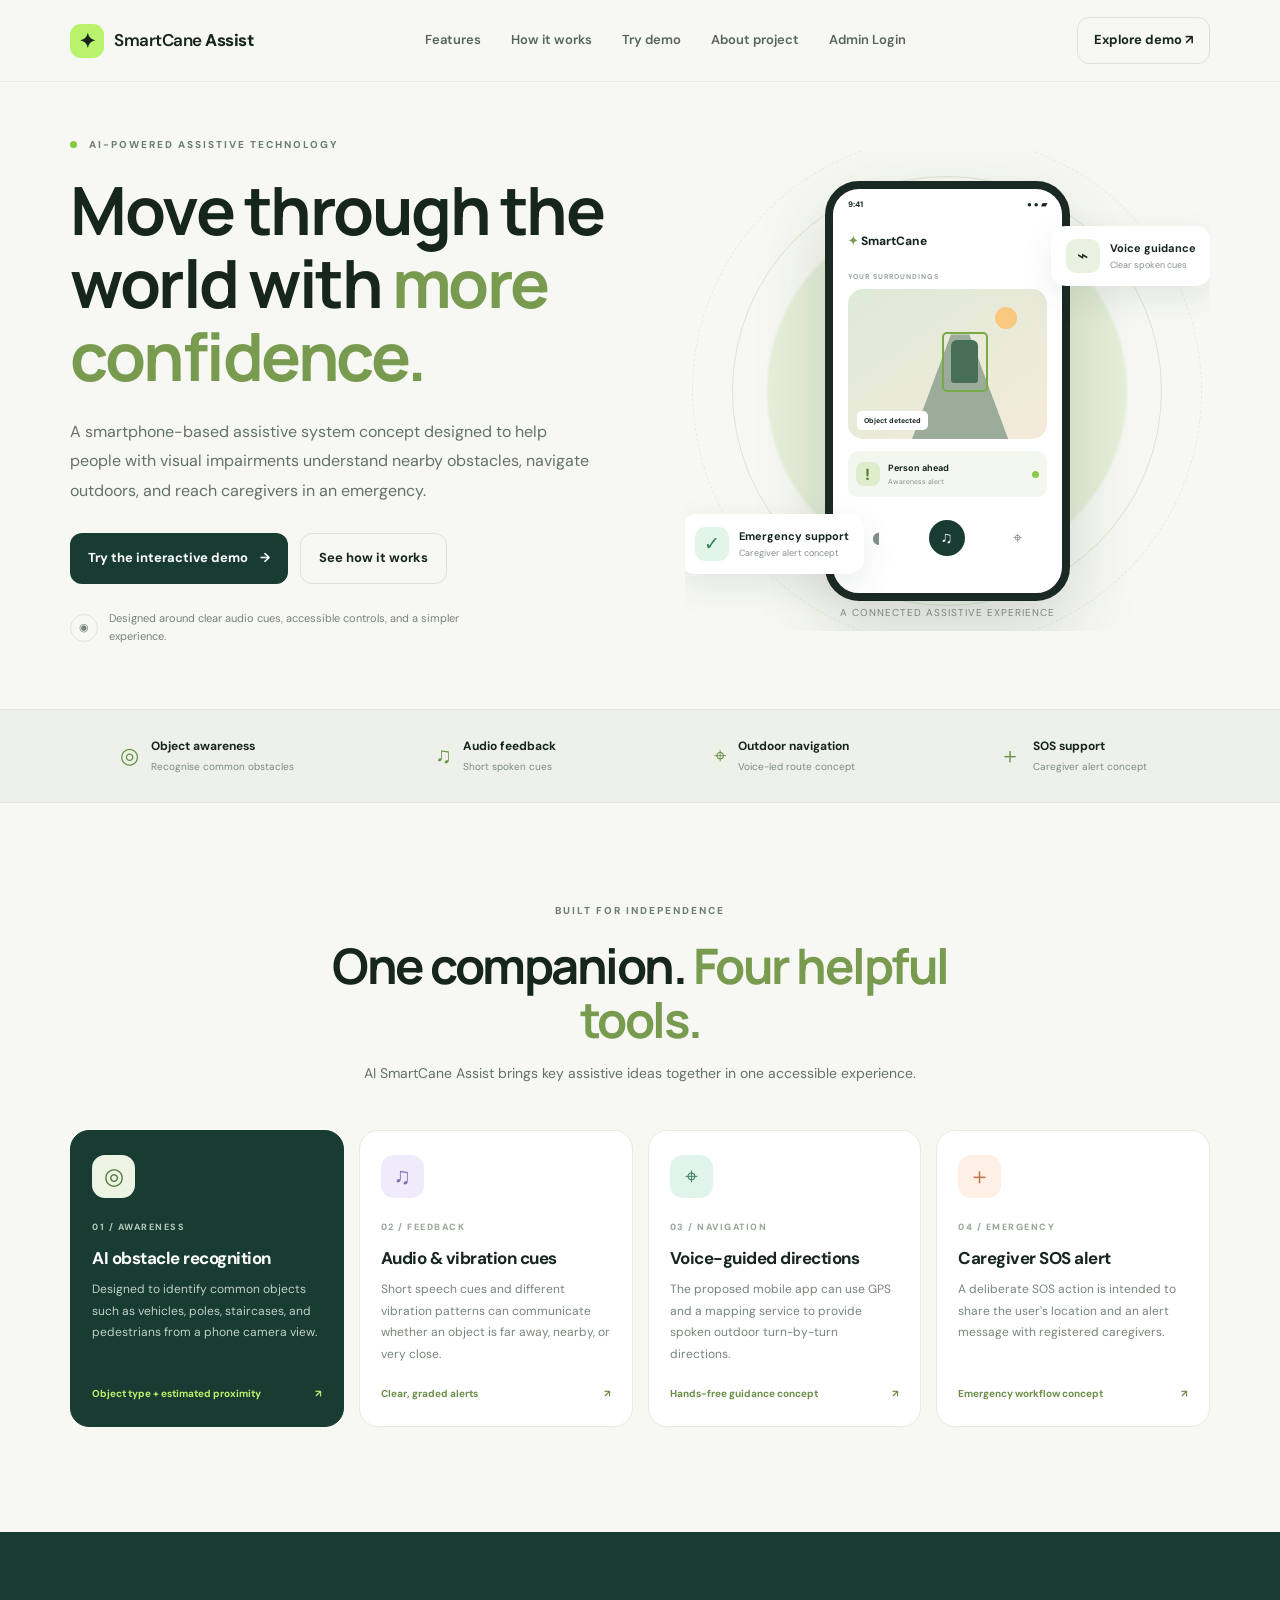
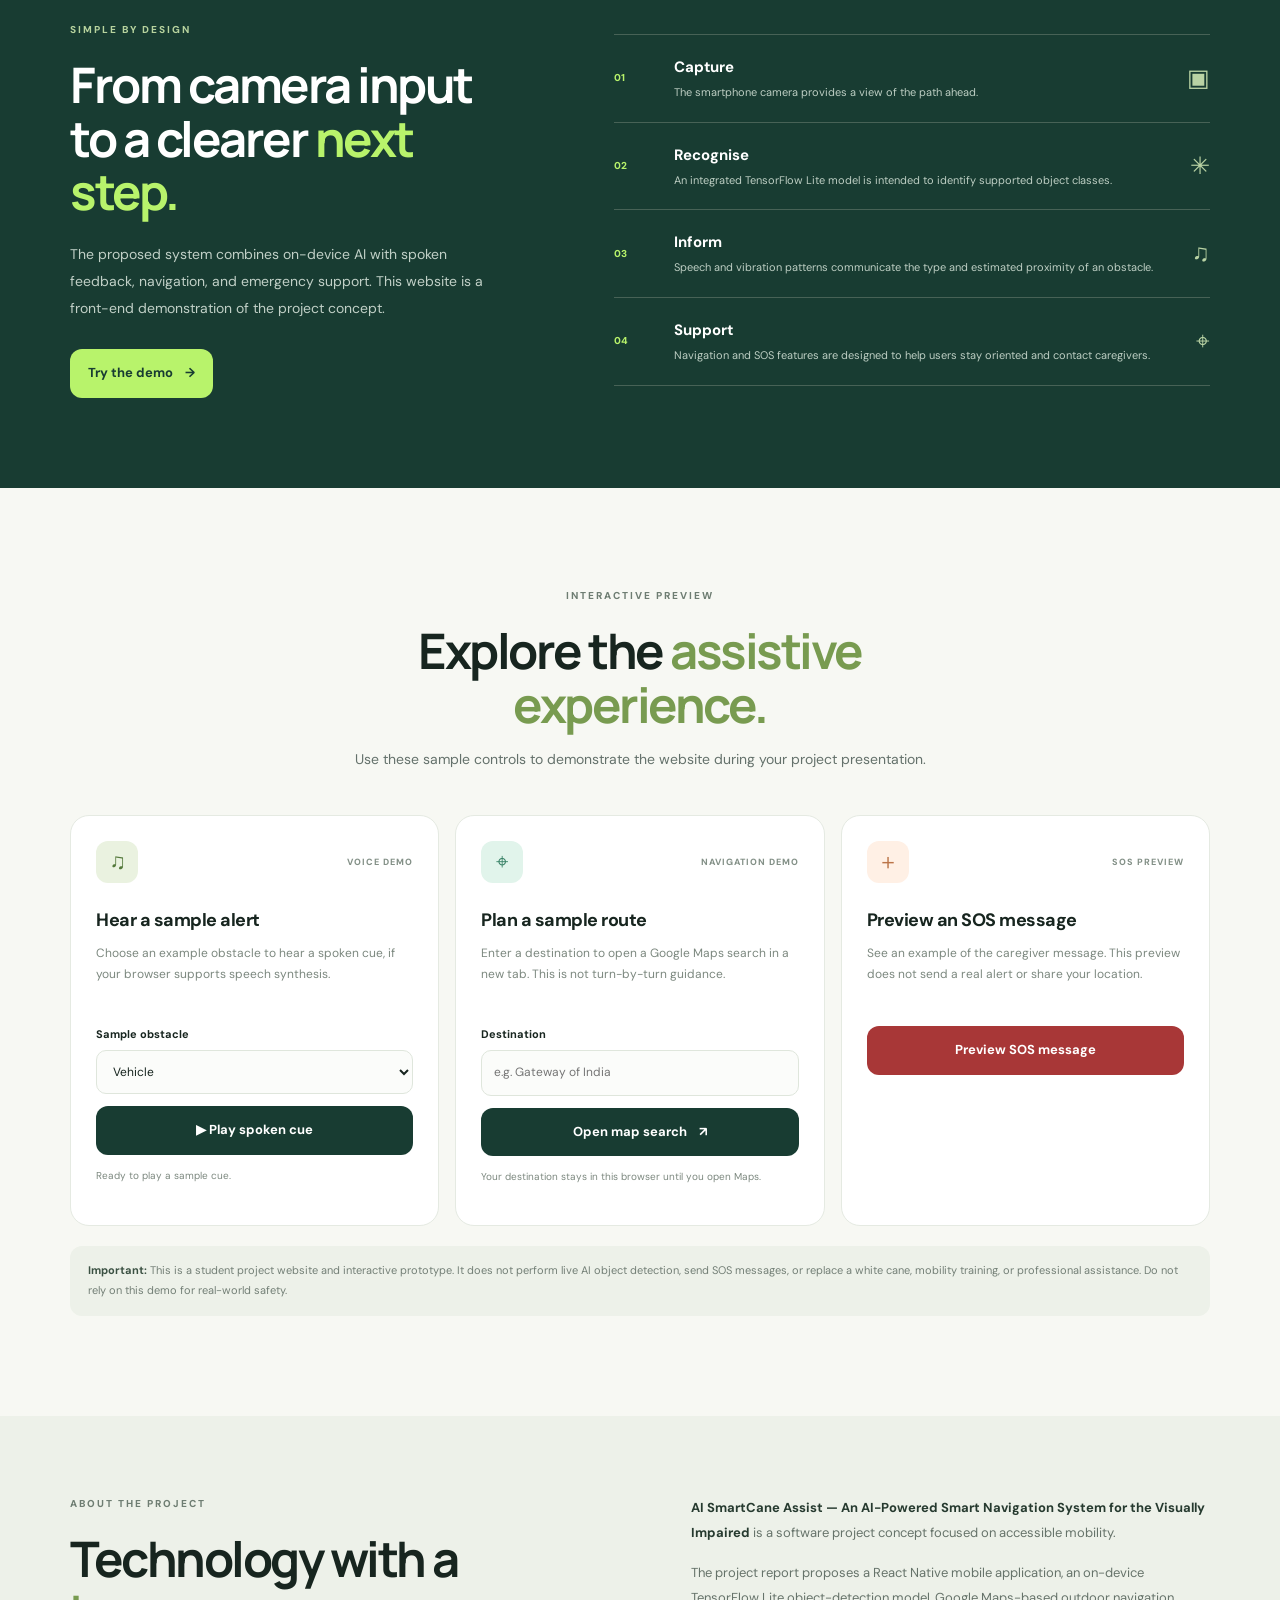
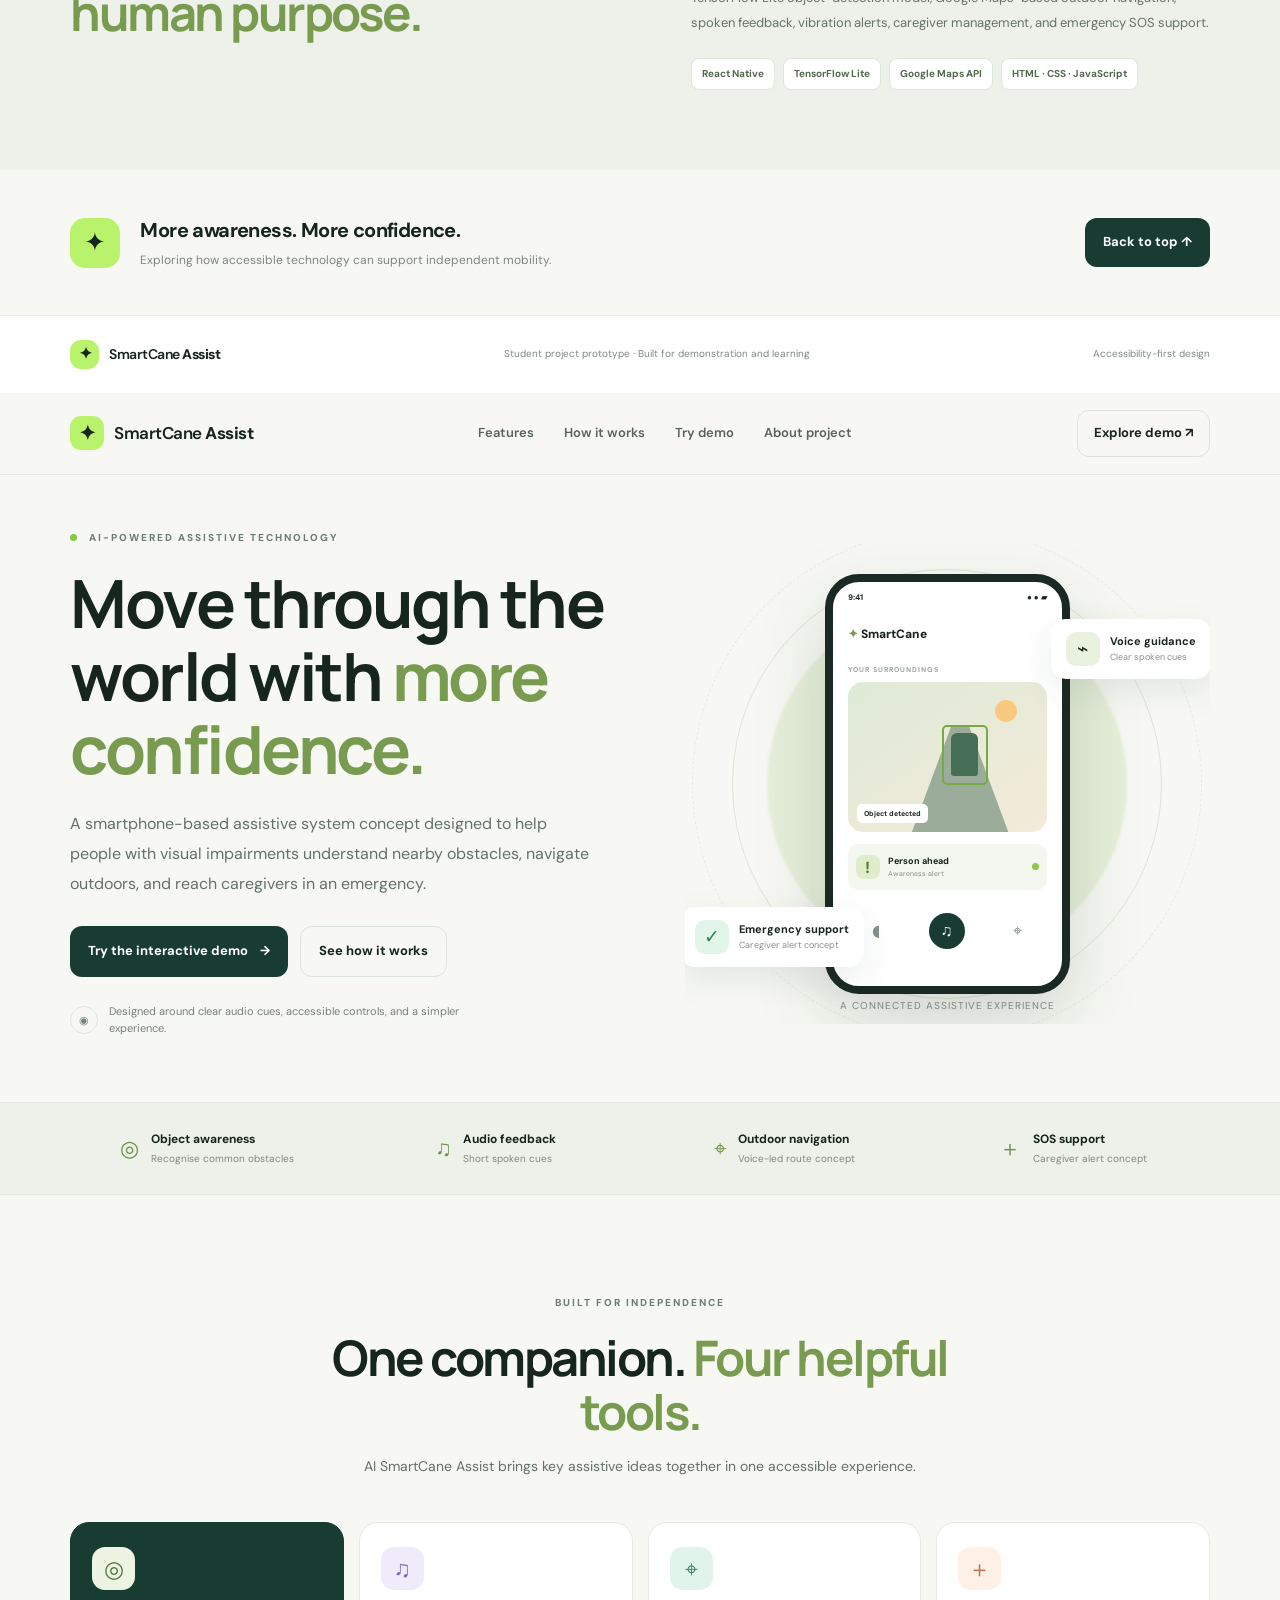
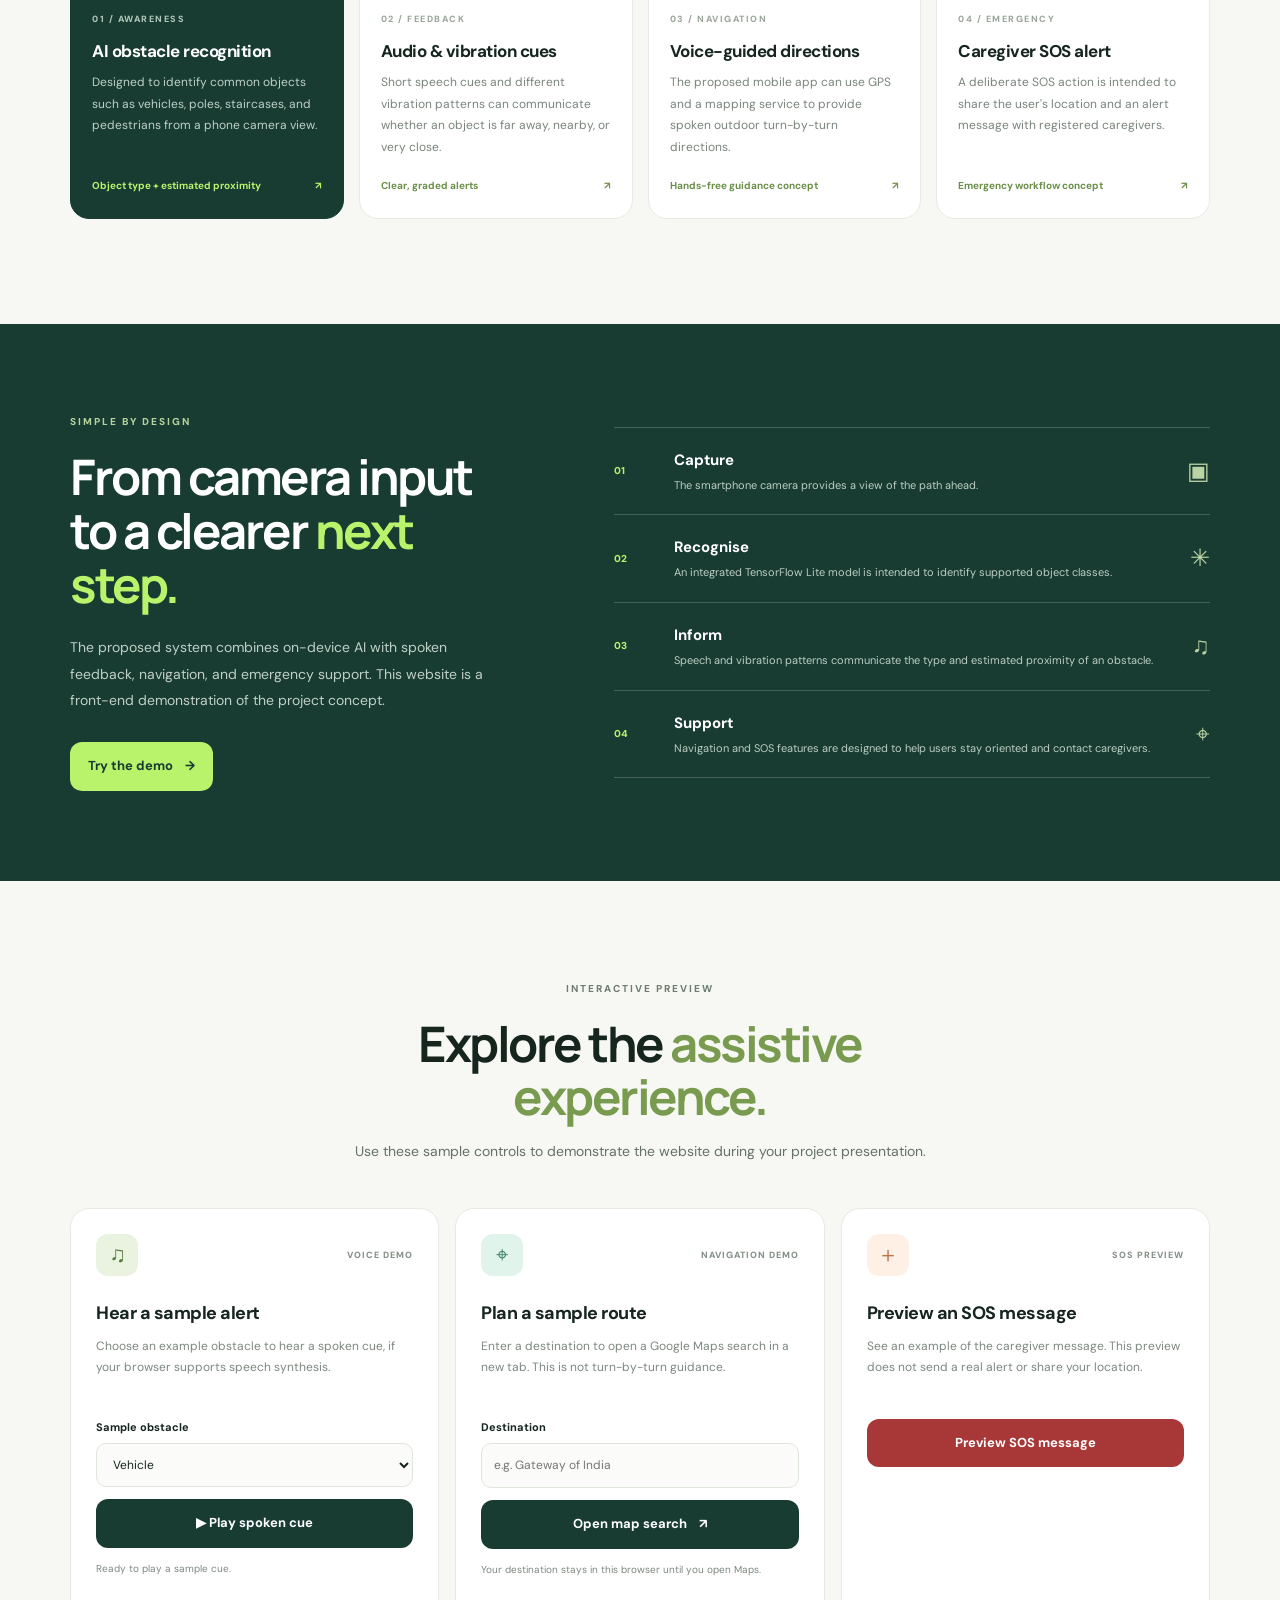
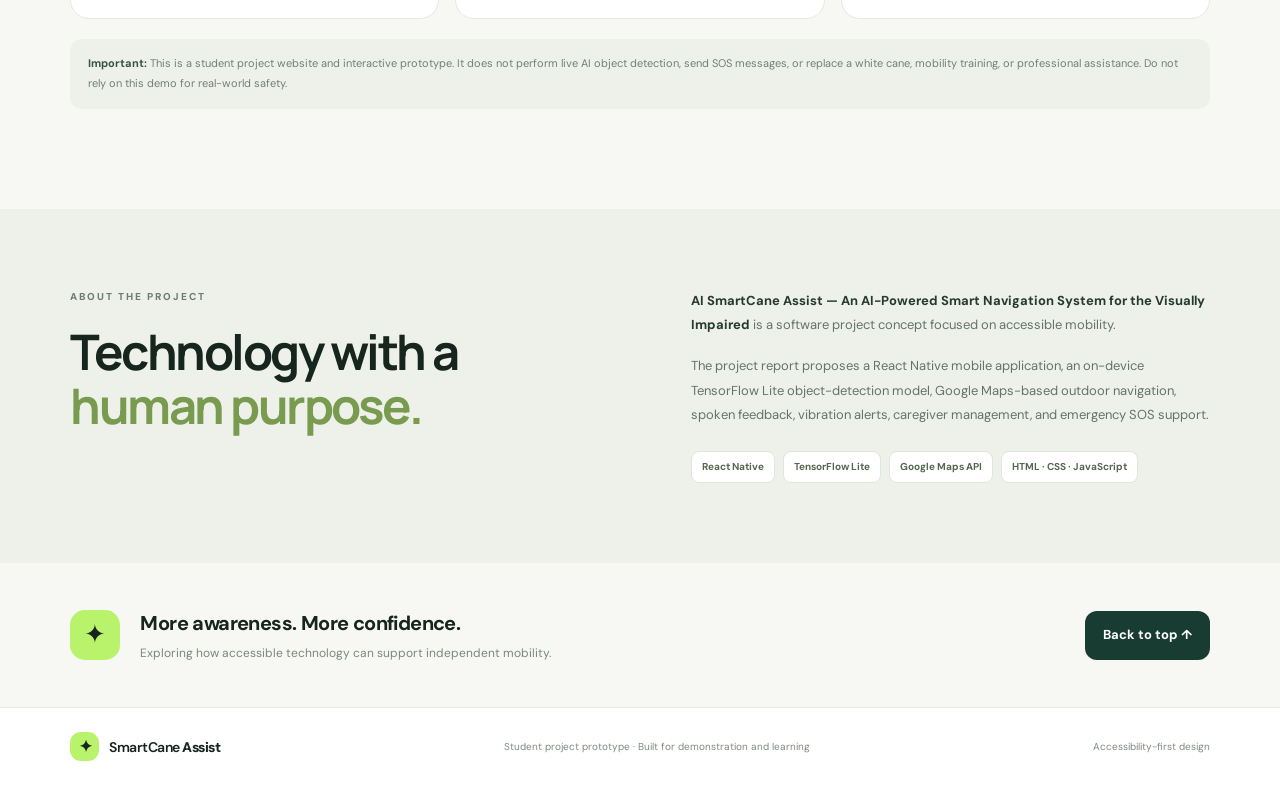
<file: AI_SmartCane_Assist_Website_Code (1)/index.html>
<!DOCTYPE html><!DOCTYPE html>
<html lang="en">
<head>
  <meta charset="UTF-8">
  <meta name="viewport" content="width=device-width, initial-scale=1.0">
  <meta name="description" content="AI SmartCane Assist — an accessible navigation concept for people with visual impairments.">
  <title>AI SmartCane Assist | Move with confidence</title>
  <link rel="stylesheet" href="style.css">
  <script src="script.js" defer></script> 
</head>
<body>
  <a class="skip-link" href="#main">Skip to main content</a>
  <header class="site-header">
    <a class="brand" href="#home" aria-label="AI SmartCane Assist home">
      <span class="brand-mark" aria-hidden="true">✦</span>
      <span>SmartCane <b>Assist</b></span>
    </a>
    <button class="menu-toggle" id="menuToggle" aria-expanded="false" aria-controls="siteNav">Menu</button>
    <nav id="siteNav" aria-label="Main navigation">
      <a href="#features">Features</a>
      <a href="#how-it-works">How it works</a>
      <a href="#demo">Try demo</a>
      <a href="#about">About project</a>
      <a href="admin-login.html">Admin Login</a>
    </nav>
    <a class="header-cta" href="#demo">Explore demo <span aria-hidden="true">↗</span></a>
  </header>

  <main id="main">
    <section class="hero section-wrap" id="home">
      <div class="hero-copy">
        <p class="eyebrow"><span class="status-dot"></span> AI-POWERED ASSISTIVE TECHNOLOGY</p>
        <h1>Move through the world with <span>more confidence.</span></h1>
        <p class="hero-lead">A smartphone-based assistive system concept designed to help people with visual impairments understand nearby obstacles, navigate outdoors, and reach caregivers in an emergency.</p>
        <div class="hero-actions">
          <a class="button button-primary" href="#demo">Try the interactive demo <span aria-hidden="true">→</span></a>
          <a class="button button-quiet" href="#how-it-works">See how it works</a>
        </div>
        <div class="hero-note"><span class="note-icon" aria-hidden="true">◉</span><p>Designed around clear audio cues, accessible controls, and a simpler experience.</p></div>
      </div>
      <div class="hero-visual" aria-label="Illustration of a phone displaying an assistive navigation interface">
        <div class="visual-glow"></div>
        <div class="orbit orbit-one"></div><div class="orbit orbit-two"></div>
        <div class="phone">
          <div class="phone-top"><span>9:41</span><span aria-hidden="true">● ● ▰</span></div>
          <div class="phone-content">
            <div class="mini-brand"><span>✦</span> SmartCane</div>
            <p class="small-muted">YOUR SURROUNDINGS</p>
            <div class="scan-card">
              <div class="scan-sun"></div><div class="scan-road"></div>
              <div class="scan-object"></div><div class="scan-frame"></div>
              <span class="scan-label">Object detected</span>
            </div>
            <div class="phone-alert"><span class="alert-symbol">!</span><div><b>Person ahead</b><small>Awareness alert</small></div><span class="pulse"></span></div>
            <div class="phone-controls"><span>◖</span><span class="voice-circle">♫</span><span>⌖</span></div>
          </div>
        </div>
        <div class="float-card float-top"><span class="float-icon">⌁</span><div><b>Voice guidance</b><small>Clear spoken cues</small></div></div>
        <div class="float-card float-bottom"><span class="float-icon safe">✓</span><div><b>Emergency support</b><small>Caregiver alert concept</small></div></div>
        <div class="hero-caption">A connected assistive experience</div>
      </div>
    </section>

    <section class="trust-strip" aria-label="Project capabilities">
      <div><span class="strip-icon">◎</span><span><b>Object awareness</b><small>Recognise common obstacles</small></span></div>
      <div><span class="strip-icon">♫</span><span><b>Audio feedback</b><small>Short spoken cues</small></span></div>
      <div><span class="strip-icon">⌖</span><span><b>Outdoor navigation</b><small>Voice-led route concept</small></span></div>
      <div><span class="strip-icon">＋</span><span><b>SOS support</b><small>Caregiver alert concept</small></span></div>
    </section>

    <section class="section section-wrap" id="features">
      <div class="section-heading">
        <p class="eyebrow">BUILT FOR INDEPENDENCE</p>
        <h2>One companion. <span>Four helpful tools.</span></h2>
        <p>AI SmartCane Assist brings key assistive ideas together in one accessible experience.</p>
      </div>
      <div class="feature-grid">
        <article class="feature-card feature-dark">
          <div class="feature-icon">◎</div><span class="card-number">01 / AWARENESS</span>
          <h3>AI obstacle recognition</h3>
          <p>Designed to identify common objects such as vehicles, poles, staircases, and pedestrians from a phone camera view.</p>
          <span class="card-link">Object type + estimated proximity <span aria-hidden="true">↗</span></span>
        </article>
        <article class="feature-card">
          <div class="feature-icon lavender">♫</div><span class="card-number">02 / FEEDBACK</span>
          <h3>Audio & vibration cues</h3>
          <p>Short speech cues and different vibration patterns can communicate whether an object is far away, nearby, or very close.</p>
          <span class="card-link">Clear, graded alerts <span aria-hidden="true">↗</span></span>
        </article>
        <article class="feature-card">
          <div class="feature-icon mint">⌖</div><span class="card-number">03 / NAVIGATION</span>
          <h3>Voice-guided directions</h3>
          <p>The proposed mobile app can use GPS and a mapping service to provide spoken outdoor turn-by-turn directions.</p>
          <span class="card-link">Hands-free guidance concept <span aria-hidden="true">↗</span></span>
        </article>
        <article class="feature-card">
          <div class="feature-icon peach">＋</div><span class="card-number">04 / EMERGENCY</span>
          <h3>Caregiver SOS alert</h3>
          <p>A deliberate SOS action is intended to share the user's location and an alert message with registered caregivers.</p>
          <span class="card-link">Emergency workflow concept <span aria-hidden="true">↗</span></span>
        </article>
      </div>
    </section>

    <section class="how-section" id="how-it-works">
      <div class="section-wrap how-layout">
        <div class="how-copy">
          <p class="eyebrow">SIMPLE BY DESIGN</p>
          <h2>From camera input to a clearer <span>next step.</span></h2>
          <p>The proposed system combines on-device AI with spoken feedback, navigation, and emergency support. This website is a front-end demonstration of the project concept.</p>
          <a class="button button-light" href="#demo">Try the demo <span aria-hidden="true">→</span></a>
        </div>
        <div class="steps">
          <div class="step"><span class="step-num">01</span><div><h3>Capture</h3><p>The smartphone camera provides a view of the path ahead.</p></div><span class="step-symbol">▣</span></div>
          <div class="step"><span class="step-num">02</span><div><h3>Recognise</h3><p>An integrated TensorFlow Lite model is intended to identify supported object classes.</p></div><span class="step-symbol">✳</span></div>
          <div class="step"><span class="step-num">03</span><div><h3>Inform</h3><p>Speech and vibration patterns communicate the type and estimated proximity of an obstacle.</p></div><span class="step-symbol">♫</span></div>
          <div class="step"><span class="step-num">04</span><div><h3>Support</h3><p>Navigation and SOS features are designed to help users stay oriented and contact caregivers.</p></div><span class="step-symbol">⌖</span></div>
        </div>
      </div>
    </section>

    <section class="section section-wrap demo-section" id="demo">
      <div class="section-heading">
        <p class="eyebrow">INTERACTIVE PREVIEW</p>
        <h2>Explore the <span>assistive experience.</span></h2>
        <p>Use these sample controls to demonstrate the website during your project presentation.</p>
      </div>
      <div class="demo-grid">
        <article class="demo-card">
          <div class="demo-card-top"><span class="demo-icon">♫</span><span class="demo-tag">VOICE DEMO</span></div>
          <h3>Hear a sample alert</h3>
          <p>Choose an example obstacle to hear a spoken cue, if your browser supports speech synthesis.</p>
          <label for="obstacleSelect">Sample obstacle</label>
          <select id="obstacleSelect">
            <option value="Vehicle ahead. Please take care.">Vehicle</option>
            <option value="Stairs ahead. Please proceed carefully.">Staircase</option>
            <option value="Pole ahead. Please take care.">Pole</option>
            <option value="Person ahead. Please take care.">Pedestrian</option>
            <option value="Ground hazard ahead. Please proceed carefully.">Ground hazard</option>
          </select>
          <button class="button button-primary full-button" id="speakButton">▶ Play spoken cue</button>
          <p class="demo-feedback" id="speechStatus" role="status" aria-live="polite">Ready to play a sample cue.</p>
        </article>
        <article class="demo-card">
          <div class="demo-card-top"><span class="demo-icon mint">⌖</span><span class="demo-tag">NAVIGATION DEMO</span></div>
          <h3>Plan a sample route</h3>
          <p>Enter a destination to open a Google Maps search in a new tab. This is not turn-by-turn guidance.</p>
          <label for="destinationInput">Destination</label>
          <input id="destinationInput" type="text" placeholder="e.g. Gateway of India" autocomplete="street-address">
          <button class="button button-primary full-button" id="routeButton">Open map search <span aria-hidden="true">↗</span></button>
          <p class="demo-feedback" id="routeStatus" role="status" aria-live="polite">Your destination stays in this browser until you open Maps.</p>
        </article>
        <article class="demo-card sos-card">
          <div class="demo-card-top"><span class="demo-icon peach">＋</span><span class="demo-tag">SOS PREVIEW</span></div>
          <h3>Preview an SOS message</h3>
          <p>See an example of the caregiver message. This preview does not send a real alert or share your location.</p>
          <button class="button button-danger full-button" id="sosButton">Preview SOS message</button>
          <div class="sos-preview" id="sosPreview" hidden role="status" aria-live="polite">
            <b>Example caregiver alert</b>
            <p>I may need assistance. Please contact me. My location can be shared through the actual mobile app when configured.</p>
          </div>
        </article>
      </div>
      <p class="safety-note"><strong>Important:</strong> This is a student project website and interactive prototype. It does not perform live AI object detection, send SOS messages, or replace a white cane, mobility training, or professional assistance. Do not rely on this demo for real-world safety.</p>
    </section>

    <section class="about-section" id="about">
      <div class="section-wrap about-layout">
        <div>
          <p class="eyebrow">ABOUT THE PROJECT</p>
          <h2>Technology with a <span>human purpose.</span></h2>
        </div>
        <div class="about-copy">
          <p><strong>AI SmartCane Assist — An AI-Powered Smart Navigation System for the Visually Impaired</strong> is a software project concept focused on accessible mobility.</p>
          <p>The project report proposes a React Native mobile application, an on-device TensorFlow Lite object-detection model, Google Maps-based outdoor navigation, spoken feedback, vibration alerts, caregiver management, and emergency SOS support.</p>
          <div class="tech-list"><span>React Native</span><span>TensorFlow Lite</span><span>Google Maps API</span><span>HTML · CSS · JavaScript</span></div>
        </div>
      </div>
    </section>

    <section class="closing section-wrap">
      <div class="closing-mark" aria-hidden="true">✦</div>
      <div><h2>More awareness. More confidence.</h2><p>Exploring how accessible technology can support independent mobility.</p></div>
      <a class="button button-primary" href="#home">Back to top ↑</a>
    </section>
  </main>

  <footer class="site-footer">
    <a class="brand footer-brand" href="#home"><span class="brand-mark">✦</span><span>SmartCane <b>Assist</b></span></a>
    <p>Student project prototype · Built for demonstration and learning</p>
    <a href="#main">Accessibility-first design</a>
  </footer>
</body>
</html>
<html lang="en">
<head>
  <meta charset="UTF-8">
  <meta name="viewport" content="width=device-width, initial-scale=1.0">
  <meta name="description" content="AI SmartCane Assist — an accessible navigation concept for people with visual impairments.">
  <title>AI SmartCane Assist | Move with confidence</title>
  <link rel="stylesheet" href="style.css">
  <script src="script.js" defer></script>
</head>
<body>
  <a class="skip-link" href="#main">Skip to main content</a>
  <header class="site-header">
    <a class="brand" href="#home" aria-label="AI SmartCane Assist home">
      <span class="brand-mark" aria-hidden="true">✦</span>
      <span>SmartCane <b>Assist</b></span>
    </a>
    <button class="menu-toggle" id="menuToggle" aria-expanded="false" aria-controls="siteNav">Menu</button>
    <nav id="siteNav" aria-label="Main navigation">
      <a href="#features">Features</a>
      <a href="#how-it-works">How it works</a>
      <a href="#demo">Try demo</a>
      <a href="#about">About project</a>
    </nav>
    <a class="header-cta" href="#demo">Explore demo <span aria-hidden="true">↗</span></a>
  </header>

  <main id="main">
    <section class="hero section-wrap" id="home">
      <div class="hero-copy">
        <p class="eyebrow"><span class="status-dot"></span> AI-POWERED ASSISTIVE TECHNOLOGY</p>
        <h1>Move through the world with <span>more confidence.</span></h1>
        <p class="hero-lead">A smartphone-based assistive system concept designed to help people with visual impairments understand nearby obstacles, navigate outdoors, and reach caregivers in an emergency.</p>
        <div class="hero-actions">
          <a class="button button-primary" href="#demo">Try the interactive demo <span aria-hidden="true">→</span></a>
          <a class="button button-quiet" href="#how-it-works">See how it works</a>
        </div>
        <div class="hero-note"><span class="note-icon" aria-hidden="true">◉</span><p>Designed around clear audio cues, accessible controls, and a simpler experience.</p></div>
      </div>
      <div class="hero-visual" aria-label="Illustration of a phone displaying an assistive navigation interface">
        <div class="visual-glow"></div>
        <div class="orbit orbit-one"></div><div class="orbit orbit-two"></div>
        <div class="phone">
          <div class="phone-top"><span>9:41</span><span aria-hidden="true">● ● ▰</span></div>
          <div class="phone-content">
            <div class="mini-brand"><span>✦</span> SmartCane</div>
            <p class="small-muted">YOUR SURROUNDINGS</p>
            <div class="scan-card">
              <div class="scan-sun"></div><div class="scan-road"></div>
              <div class="scan-object"></div><div class="scan-frame"></div>
              <span class="scan-label">Object detected</span>
            </div>
            <div class="phone-alert"><span class="alert-symbol">!</span><div><b>Person ahead</b><small>Awareness alert</small></div><span class="pulse"></span></div>
            <div class="phone-controls"><span>◖</span><span class="voice-circle">♫</span><span>⌖</span></div>
          </div>
        </div>
        <div class="float-card float-top"><span class="float-icon">⌁</span><div><b>Voice guidance</b><small>Clear spoken cues</small></div></div>
        <div class="float-card float-bottom"><span class="float-icon safe">✓</span><div><b>Emergency support</b><small>Caregiver alert concept</small></div></div>
        <div class="hero-caption">A connected assistive experience</div>
      </div>
    </section>

    <section class="trust-strip" aria-label="Project capabilities">
      <div><span class="strip-icon">◎</span><span><b>Object awareness</b><small>Recognise common obstacles</small></span></div>
      <div><span class="strip-icon">♫</span><span><b>Audio feedback</b><small>Short spoken cues</small></span></div>
      <div><span class="strip-icon">⌖</span><span><b>Outdoor navigation</b><small>Voice-led route concept</small></span></div>
      <div><span class="strip-icon">＋</span><span><b>SOS support</b><small>Caregiver alert concept</small></span></div>
    </section>

    <section class="section section-wrap" id="features">
      <div class="section-heading">
        <p class="eyebrow">BUILT FOR INDEPENDENCE</p>
        <h2>One companion. <span>Four helpful tools.</span></h2>
        <p>AI SmartCane Assist brings key assistive ideas together in one accessible experience.</p>
      </div>
      <div class="feature-grid">
        <article class="feature-card feature-dark">
          <div class="feature-icon">◎</div><span class="card-number">01 / AWARENESS</span>
          <h3>AI obstacle recognition</h3>
          <p>Designed to identify common objects such as vehicles, poles, staircases, and pedestrians from a phone camera view.</p>
          <span class="card-link">Object type + estimated proximity <span aria-hidden="true">↗</span></span>
        </article>
        <article class="feature-card">
          <div class="feature-icon lavender">♫</div><span class="card-number">02 / FEEDBACK</span>
          <h3>Audio & vibration cues</h3>
          <p>Short speech cues and different vibration patterns can communicate whether an object is far away, nearby, or very close.</p>
          <span class="card-link">Clear, graded alerts <span aria-hidden="true">↗</span></span>
        </article>
        <article class="feature-card">
          <div class="feature-icon mint">⌖</div><span class="card-number">03 / NAVIGATION</span>
          <h3>Voice-guided directions</h3>
          <p>The proposed mobile app can use GPS and a mapping service to provide spoken outdoor turn-by-turn directions.</p>
          <span class="card-link">Hands-free guidance concept <span aria-hidden="true">↗</span></span>
        </article>
        <article class="feature-card">
          <div class="feature-icon peach">＋</div><span class="card-number">04 / EMERGENCY</span>
          <h3>Caregiver SOS alert</h3>
          <p>A deliberate SOS action is intended to share the user's location and an alert message with registered caregivers.</p>
          <span class="card-link">Emergency workflow concept <span aria-hidden="true">↗</span></span>
        </article>
      </div>
    </section>

    <section class="how-section" id="how-it-works">
      <div class="section-wrap how-layout">
        <div class="how-copy">
          <p class="eyebrow">SIMPLE BY DESIGN</p>
          <h2>From camera input to a clearer <span>next step.</span></h2>
          <p>The proposed system combines on-device AI with spoken feedback, navigation, and emergency support. This website is a front-end demonstration of the project concept.</p>
          <a class="button button-light" href="#demo">Try the demo <span aria-hidden="true">→</span></a>
        </div>
        <div class="steps">
          <div class="step"><span class="step-num">01</span><div><h3>Capture</h3><p>The smartphone camera provides a view of the path ahead.</p></div><span class="step-symbol">▣</span></div>
          <div class="step"><span class="step-num">02</span><div><h3>Recognise</h3><p>An integrated TensorFlow Lite model is intended to identify supported object classes.</p></div><span class="step-symbol">✳</span></div>
          <div class="step"><span class="step-num">03</span><div><h3>Inform</h3><p>Speech and vibration patterns communicate the type and estimated proximity of an obstacle.</p></div><span class="step-symbol">♫</span></div>
          <div class="step"><span class="step-num">04</span><div><h3>Support</h3><p>Navigation and SOS features are designed to help users stay oriented and contact caregivers.</p></div><span class="step-symbol">⌖</span></div>
        </div>
      </div>
    </section>

    <section class="section section-wrap demo-section" id="demo">
      <div class="section-heading">
        <p class="eyebrow">INTERACTIVE PREVIEW</p>
        <h2>Explore the <span>assistive experience.</span></h2>
        <p>Use these sample controls to demonstrate the website during your project presentation.</p>
      </div>
      <div class="demo-grid">
        <article class="demo-card">
          <div class="demo-card-top"><span class="demo-icon">♫</span><span class="demo-tag">VOICE DEMO</span></div>
          <h3>Hear a sample alert</h3>
          <p>Choose an example obstacle to hear a spoken cue, if your browser supports speech synthesis.</p>
          <label for="obstacleSelect">Sample obstacle</label>
          <select id="obstacleSelect">
            <option value="Vehicle ahead. Please take care.">Vehicle</option>
            <option value="Stairs ahead. Please proceed carefully.">Staircase</option>
            <option value="Pole ahead. Please take care.">Pole</option>
            <option value="Person ahead. Please take care.">Pedestrian</option>
            <option value="Ground hazard ahead. Please proceed carefully.">Ground hazard</option>
          </select>
          <button class="button button-primary full-button" id="speakButton">▶ Play spoken cue</button>
          <p class="demo-feedback" id="speechStatus" role="status" aria-live="polite">Ready to play a sample cue.</p>
        </article>
        <article class="demo-card">
          <div class="demo-card-top"><span class="demo-icon mint">⌖</span><span class="demo-tag">NAVIGATION DEMO</span></div>
          <h3>Plan a sample route</h3>
          <p>Enter a destination to open a Google Maps search in a new tab. This is not turn-by-turn guidance.</p>
          <label for="destinationInput">Destination</label>
          <input id="destinationInput" type="text" placeholder="e.g. Gateway of India" autocomplete="street-address">
          <button class="button button-primary full-button" id="routeButton">Open map search <span aria-hidden="true">↗</span></button>
          <p class="demo-feedback" id="routeStatus" role="status" aria-live="polite">Your destination stays in this browser until you open Maps.</p>
        </article>
        <article class="demo-card sos-card">
          <div class="demo-card-top"><span class="demo-icon peach">＋</span><span class="demo-tag">SOS PREVIEW</span></div>
          <h3>Preview an SOS message</h3>
          <p>See an example of the caregiver message. This preview does not send a real alert or share your location.</p>
          <button class="button button-danger full-button" id="sosButton">Preview SOS message</button>
          <div class="sos-preview" id="sosPreview" hidden role="status" aria-live="polite">
            <b>Example caregiver alert</b>
            <p>I may need assistance. Please contact me. My location can be shared through the actual mobile app when configured.</p>
          </div>
        </article>
      </div>
      <p class="safety-note"><strong>Important:</strong> This is a student project website and interactive prototype. It does not perform live AI object detection, send SOS messages, or replace a white cane, mobility training, or professional assistance. Do not rely on this demo for real-world safety.</p>
    </section>

    <section class="about-section" id="about">
      <div class="section-wrap about-layout">
        <div>
          <p class="eyebrow">ABOUT THE PROJECT</p>
          <h2>Technology with a <span>human purpose.</span></h2>
        </div>
        <div class="about-copy">
          <p><strong>AI SmartCane Assist — An AI-Powered Smart Navigation System for the Visually Impaired</strong> is a software project concept focused on accessible mobility.</p>
          <p>The project report proposes a React Native mobile application, an on-device TensorFlow Lite object-detection model, Google Maps-based outdoor navigation, spoken feedback, vibration alerts, caregiver management, and emergency SOS support.</p>
          <div class="tech-list"><span>React Native</span><span>TensorFlow Lite</span><span>Google Maps API</span><span>HTML · CSS · JavaScript</span></div>
        </div>
      </div>
    </section>

    <section class="closing section-wrap">
      <div class="closing-mark" aria-hidden="true">✦</div>
      <div><h2>More awareness. More confidence.</h2><p>Exploring how accessible technology can support independent mobility.</p></div>
      <a class="button button-primary" href="#home">Back to top ↑</a>
    </section>
  </main>

  <footer class="site-footer">
    <a class="brand footer-brand" href="#home"><span class="brand-mark">✦</span><span>SmartCane <b>Assist</b></span></a>
    <p>Student project prototype · Built for demonstration and learning</p>
    <a href="#main">Accessibility-first design</a>
  </footer>
</body>
</html>
</file>
<file: AI_SmartCane_Assist_Website_Code (1)/style.css>
@import url('https://fonts.googleapis.com/css2?family=DM+Sans:wght@400;500;600;700&family=Manrope:wght@400;500;600;700;800&display=swap');
:root{--ink:#17251f;--muted:#64716b;--green:#b8f36b;--deep:#183c32;--paper:#f7f8f3;--line:#e4e9e1;--white:#fff;--radius:22px}
*{box-sizing:border-box}html{scroll-behavior:smooth;scroll-padding-top:90px}body{margin:0;background:var(--paper);color:var(--ink);font-family:"DM Sans",Arial,sans-serif;line-height:1.6}a{color:inherit;text-decoration:none}button,input,select{font:inherit}button,a,select,input{outline-offset:4px}a:focus-visible,button:focus-visible,input:focus-visible,select:focus-visible{outline:3px solid #5e8dff}.skip-link{position:absolute;top:-60px;left:16px;background:#fff;padding:12px 16px;z-index:20}.skip-link:focus{top:10px}
.site-header{height:82px;display:flex;align-items:center;justify-content:space-between;padding:0 5.5%;background:rgba(247,248,243,.94);border-bottom:1px solid rgba(228,233,225,.8);position:sticky;top:0;z-index:10;backdrop-filter:blur(16px)}.brand{display:flex;align-items:center;gap:10px;font-size:17px;font-weight:600;letter-spacing:-.5px}.brand b{font-weight:800}.brand-mark{display:grid;place-items:center;width:34px;height:34px;border-radius:11px;background:var(--green);font-size:20px}.site-header nav{display:flex;gap:30px;color:#56645d;font-size:13px;font-weight:600}.site-header nav a:hover,.site-footer a:hover{color:#527c26}.header-cta{font-size:13px;font-weight:700;padding:12px 16px;border:1px solid #dbe2d8;border-radius:12px}.menu-toggle{display:none}.section-wrap{width:min(1160px,89%);margin:0 auto}.hero{min-height:610px;display:grid;grid-template-columns:1.04fr .96fr;align-items:center;gap:4%;padding-top:55px;padding-bottom:64px}.eyebrow{font-size:10px;letter-spacing:2px;font-weight:800;color:#6e7d72;margin:0 0 20px}.status-dot{display:inline-block;width:7px;height:7px;border-radius:50%;background:#86c83f;margin-right:8px}.hero h1,.section-heading h2,.how-copy h2,.about-layout h2{font-family:Manrope,sans-serif;letter-spacing:-2.5px;font-weight:700;line-height:1.1}.hero h1{font-size:clamp(42px,5.2vw,68px);max-width:620px;margin:0 0 24px}.hero h1 span,.section-heading h2 span,.how-copy h2 span,.about-layout h2 span{color:#789b50}.hero-lead{font-size:16px;line-height:1.85;color:var(--muted);max-width:530px}.hero-actions{display:flex;gap:12px;flex-wrap:wrap;margin:28px 0 26px}.button{display:inline-flex;align-items:center;justify-content:center;gap:12px;border:0;border-radius:12px;padding:14px 18px;font-size:13px;font-weight:700;cursor:pointer;transition:transform .2s,background .2s}.button:hover{transform:translateY(-2px)}.button-primary{background:var(--deep);color:#fff}.button-primary:hover{background:#245444}.button-quiet{border:1px solid #dce3d8;background:transparent}.button-light{background:var(--green);color:#183c32}.button-danger{background:#a83737;color:white}.hero-note{display:flex;align-items:center;gap:11px;color:#778279;font-size:11px;max-width:400px}.hero-note p{margin:0}.note-icon{display:grid;place-items:center;width:28px;height:28px;border:1px solid #dfe5dc;border-radius:50%;flex-shrink:0}
.hero-visual{height:480px;position:relative;display:grid;place-items:center;overflow:hidden}.visual-glow{position:absolute;width:360px;height:360px;background:#e6efd9;border-radius:50%;filter:blur(1px)}.orbit{position:absolute;border:1px solid #dce6d3;border-radius:50%;width:430px;height:430px}.orbit-two{width:510px;height:510px;border-style:dashed;opacity:.7}.phone{position:relative;width:245px;height:420px;border:8px solid #1b2924;border-radius:34px;background:#fff;box-shadow:0 28px 70px #1b30252b;z-index:2;overflow:hidden}.phone-top{display:flex;justify-content:space-between;padding:9px 15px;font-size:8px;font-weight:700}.phone-content{padding:12px 15px}.mini-brand{font-size:12px;font-weight:800;margin-bottom:20px}.mini-brand span{color:#789b50}.small-muted{font-size:7px;letter-spacing:1px;color:#9aa59d;font-weight:700}.scan-card{height:150px;border-radius:15px;position:relative;overflow:hidden;background:linear-gradient(145deg,#dfead8,#f4ead9)}.scan-sun{position:absolute;right:30px;top:18px;width:22px;height:22px;background:#f9c980;border-radius:50%}.scan-road{position:absolute;bottom:-25px;left:55px;width:115px;height:130px;background:#9cac9a;clip-path:polygon(42% 0,58% 0,100% 100%,0 100%)}.scan-object{position:absolute;left:103px;top:51px;width:27px;height:43px;border-radius:6px 6px 3px 3px;background:#476e56}.scan-frame{position:absolute;left:94px;top:43px;width:46px;height:60px;border:2px solid #77a944;border-radius:5px}.scan-label{position:absolute;bottom:9px;left:9px;background:#fff;padding:4px 7px;border-radius:5px;font-size:7px;font-weight:700}.phone-alert{display:flex;align-items:center;gap:8px;background:#f4f7f0;border-radius:10px;margin-top:12px;padding:10px 8px}.alert-symbol{background:#e0edcc;color:#567d30;border-radius:8px;width:24px;height:24px;display:grid;place-items:center;font-weight:800}.phone-alert b,.phone-alert small{display:block;font-size:9px}.phone-alert small{color:#849087;font-size:7px}.pulse{margin-left:auto;width:7px;height:7px;border-radius:50%;background:#8ec74b}.phone-controls{display:flex;justify-content:space-around;align-items:center;margin-top:23px;color:#829087}.voice-circle{background:var(--deep);color:#fff;width:36px;height:36px;border-radius:50%;display:grid;place-items:center}.float-card{position:absolute;z-index:3;display:flex;gap:10px;align-items:center;background:#fff;padding:13px 15px;border-radius:15px;box-shadow:0 12px 35px #183c3216}.float-top{top:75px;right:-1px}.float-bottom{bottom:57px;left:-5px}.float-icon{display:grid;place-items:center;background:#e9f1df;border-radius:10px;width:34px;height:34px;font-size:19px}.float-icon.safe{background:#e2f5e9;color:#318052}.float-card b,.float-card small{display:block}.float-card b{font-size:11px}.float-card small{font-size:9px;color:#879188}.hero-caption{position:absolute;bottom:10px;font-size:10px;letter-spacing:1px;color:#859188;text-transform:uppercase}
.trust-strip{display:grid;grid-template-columns:repeat(4,1fr);gap:15px;padding:27px 5.5%;background:#edf1e9;border-top:1px solid #e4e9e1;border-bottom:1px solid #e4e9e1}.trust-strip>div{display:flex;align-items:center;justify-content:center;gap:12px}.strip-icon{font-size:22px;color:#6d9348}.trust-strip b,.trust-strip small{display:block}.trust-strip b{font-size:12px}.trust-strip small{font-size:10px;color:#7d8980;margin-top:2px}
.section{padding-top:100px;padding-bottom:105px}.section-heading{text-align:center;max-width:650px;margin:0 auto 45px}.section-heading h2,.how-copy h2,.about-layout h2{font-size:clamp(34px,4vw,49px);margin:0 0 16px}.section-heading>p:last-child{color:var(--muted);font-size:14px;margin:0}.feature-grid{display:grid;grid-template-columns:repeat(4,1fr);gap:15px}.feature-card{background:#fff;border:1px solid #e7ebe4;border-radius:19px;padding:24px 21px;min-height:285px;display:flex;flex-direction:column}.feature-dark{background:var(--deep);color:white;border-color:var(--deep)}.feature-icon{width:43px;height:43px;border-radius:13px;background:#edf4e4;display:grid;place-items:center;font-size:23px;color:#53783a;margin-bottom:22px}.feature-icon.lavender{background:#efebfa;color:#7d6eb2}.feature-icon.mint{background:#e1f4eb;color:#398267}.feature-icon.peach{background:#fff0e5;color:#bb7448}.card-number{font-size:9px;letter-spacing:1.5px;color:#9aa69a;font-weight:800}.feature-dark .card-number{color:#b3c8ba}.feature-card h3{font-size:17px;line-height:1.3;margin:13px 0 10px;letter-spacing:-.5px}.feature-card p{font-size:12px;line-height:1.8;color:#78847b;margin:0 0 20px}.feature-dark p{color:#c0d0c7}.card-link{margin-top:auto;font-size:10px;font-weight:700;color:#6b8f49;display:flex;justify-content:space-between;gap:8px}.feature-dark .card-link{color:var(--green)}
.how-section{background:#183c32;color:white;padding:90px 0}.how-layout{display:grid;grid-template-columns:.85fr 1.15fr;gap:9%;align-items:center}.how-copy .eyebrow{color:#b7d39e}.how-copy h2{max-width:440px}.how-copy h2 span{color:var(--green)}.how-copy>p:not(.eyebrow){color:#c1d0c7;font-size:14px;line-height:1.9;max-width:420px;margin:22px 0 28px}.steps{border-top:1px solid #476256}.step{display:grid;grid-template-columns:48px 1fr 35px;align-items:center;gap:12px;padding:20px 0;border-bottom:1px solid #476256}.step-num{font-size:10px;color:var(--green);font-weight:800}.step h3{font-size:15px;margin:0 0 4px}.step p{font-size:11px;color:#bdcec3;margin:0;line-height:1.7}.step-symbol{font-size:24px;color:#b9d3a4;text-align:right}
.demo-section{padding-top:100px;padding-bottom:100px}.demo-grid{display:grid;grid-template-columns:repeat(3,1fr);gap:16px}.demo-card{background:#fff;border:1px solid #e5eae2;border-radius:19px;padding:25px;min-width:0}.demo-card-top{display:flex;align-items:center;justify-content:space-between;margin-bottom:23px}.demo-icon{width:42px;height:42px;display:grid;place-items:center;border-radius:12px;background:#eaf2e0;font-size:22px;color:#53783a}.demo-icon.mint{background:#e1f4eb;color:#398267}.demo-icon.peach{background:#fff0e5;color:#bb7448}.demo-tag{font-size:9px;letter-spacing:1px;color:#839087;font-weight:800}.demo-card h3{font-size:18px;margin:0 0 8px;letter-spacing:-.5px}.demo-card>p{font-size:12px;line-height:1.8;color:#7c887f;min-height:65px;margin:0 0 18px}.demo-card label{display:block;font-size:11px;font-weight:700;margin:0 0 7px}.demo-card select,.demo-card input{width:100%;border:1px solid #dfe6dc;border-radius:10px;padding:12px;background:#fbfcfa;color:var(--ink);margin-bottom:12px;font-size:12px}.full-button{width:100%;min-height:45px}.demo-feedback{font-size:10px!important;min-height:32px!important;margin:12px 0 0!important;color:#7c887f!important}.sos-preview{background:#fff5f2;border:1px solid #f2d6cd;border-radius:12px;padding:13px;margin-top:12px;font-size:11px}.sos-preview p{margin:6px 0 0;line-height:1.7;color:#795d55}.safety-note{font-size:11px;line-height:1.8;color:#737f76;background:#edf1e9;border-radius:12px;padding:15px 18px;margin:20px 0 0}.safety-note strong{color:#3b5143}
.about-section{background:#edf1e9;padding:80px 0}.about-layout{display:grid;grid-template-columns:1fr 1fr;gap:9%;align-items:start}.about-layout h2{max-width:440px}.about-copy p{font-size:13px;line-height:1.9;color:#66736a;margin:0 0 16px}.about-copy strong{color:#263a2f}.tech-list{display:flex;flex-wrap:wrap;gap:8px;margin-top:23px}.tech-list span{background:#fff;border:1px solid #dfe6dc;border-radius:8px;padding:7px 10px;font-size:10px;font-weight:700;color:#53684f}
.closing{display:flex;align-items:center;gap:20px;padding-top:44px;padding-bottom:44px}.closing-mark{display:grid;place-items:center;width:50px;height:50px;flex-shrink:0;background:var(--green);border-radius:15px;font-size:26px}.closing h2{font-size:20px;letter-spacing:-.6px;margin:0 0 5px}.closing p{font-size:12px;color:#7b877e;margin:0}.closing .button{margin-left:auto;white-space:nowrap}.site-footer{display:flex;align-items:center;justify-content:space-between;gap:20px;padding:24px 5.5%;background:#fff;border-top:1px solid #e6ebe4}.footer-brand{font-size:14px}.footer-brand .brand-mark{width:29px;height:29px;font-size:16px}.site-footer p,.site-footer>a:last-child{font-size:10px;color:#7e8a81;margin:0}
@media(max-width:950px){.site-header{padding:0 4%}.site-header nav{gap:15px}.hero{grid-template-columns:1fr 1fr;gap:1%}.hero h1{font-size:48px}.float-top{right:0}.float-bottom{left:0}.feature-grid{grid-template-columns:repeat(2,1fr)}.demo-grid{grid-template-columns:1fr 1fr}.demo-card:last-child{grid-column:span 2}.how-layout{gap:5%}}
@media(max-width:700px){.site-header{height:70px}.site-header nav{display:none;position:absolute;top:69px;left:0;right:0;background:#f7f8f3;padding:20px 6%;border-bottom:1px solid var(--line);flex-direction:column;gap:18px}.site-header nav.open{display:flex}.menu-toggle{display:block;border:1px solid var(--line);background:transparent;border-radius:9px;padding:8px 11px;font-size:12px;font-weight:700}.header-cta{display:none}.hero{grid-template-columns:1fr;padding-top:55px;padding-bottom:50px}.hero h1{font-size:clamp(42px,12vw,60px)}.hero-lead{font-size:14px}.hero-visual{height:440px;margin-top:10px}.phone{transform:scale(.92)}.float-top{right:1%}.float-bottom{left:0}.trust-strip{grid-template-columns:1fr 1fr;padding:22px 5%;gap:20px 10px}.trust-strip>div{justify-content:flex-start}.section{padding-top:70px;padding-bottom:75px}.feature-grid{gap:10px}.feature-card{padding:19px 16px;min-height:290px}.feature-card h3{font-size:15px}.feature-card p{font-size:11px}.how-section{padding:70px 0}.how-layout,.about-layout{grid-template-columns:1fr;gap:40px}.how-copy h2,.about-layout h2,.section-heading h2{letter-spacing:-1.7px}.demo-grid{grid-template-columns:1fr}.demo-card:last-child{grid-column:auto}.demo-card>p{min-height:auto}.closing{flex-wrap:wrap}.closing .button{margin-left:0}.site-footer{align-items:flex-start;flex-direction:column;gap:12px}.hero-caption{bottom:0}}
@media(prefers-reduced-motion:reduce){html{scroll-behavior:auto}*,*::before,*::after{transition:none!important;animation:none!important}}
</file>
